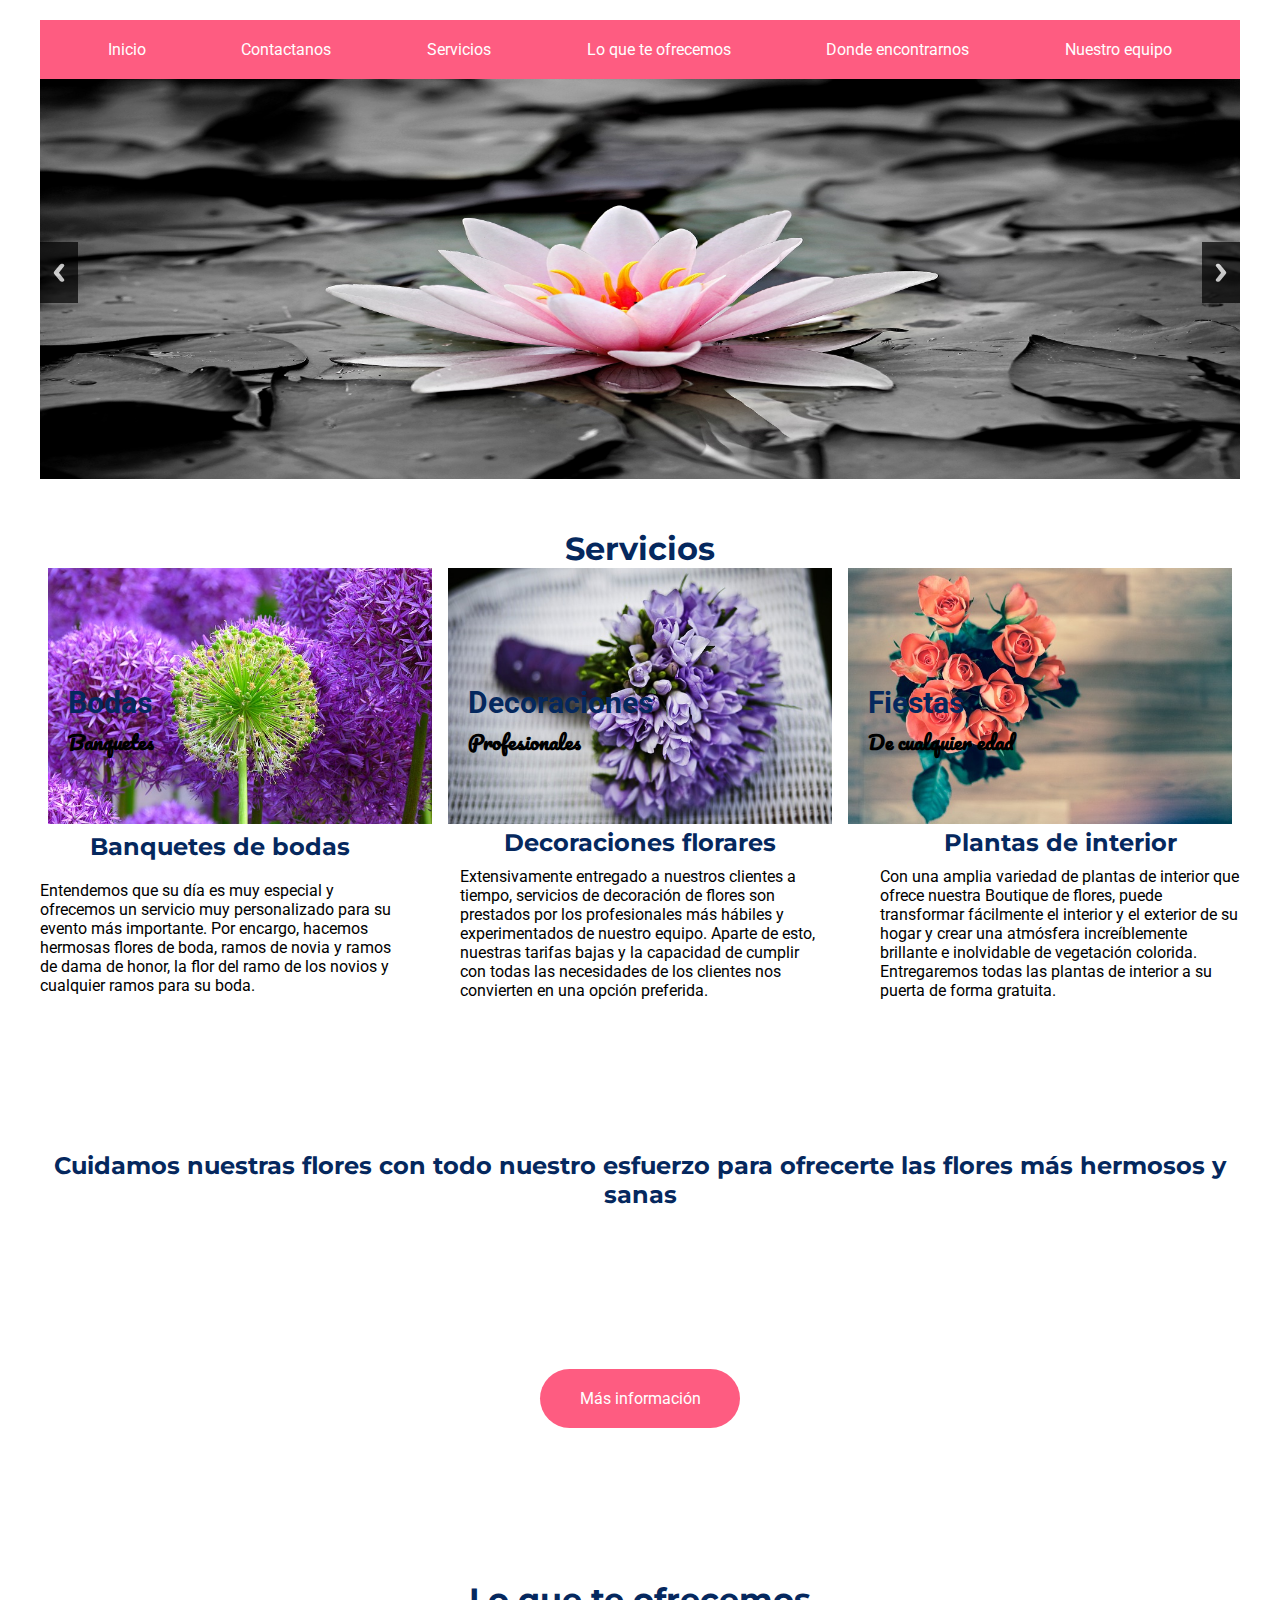
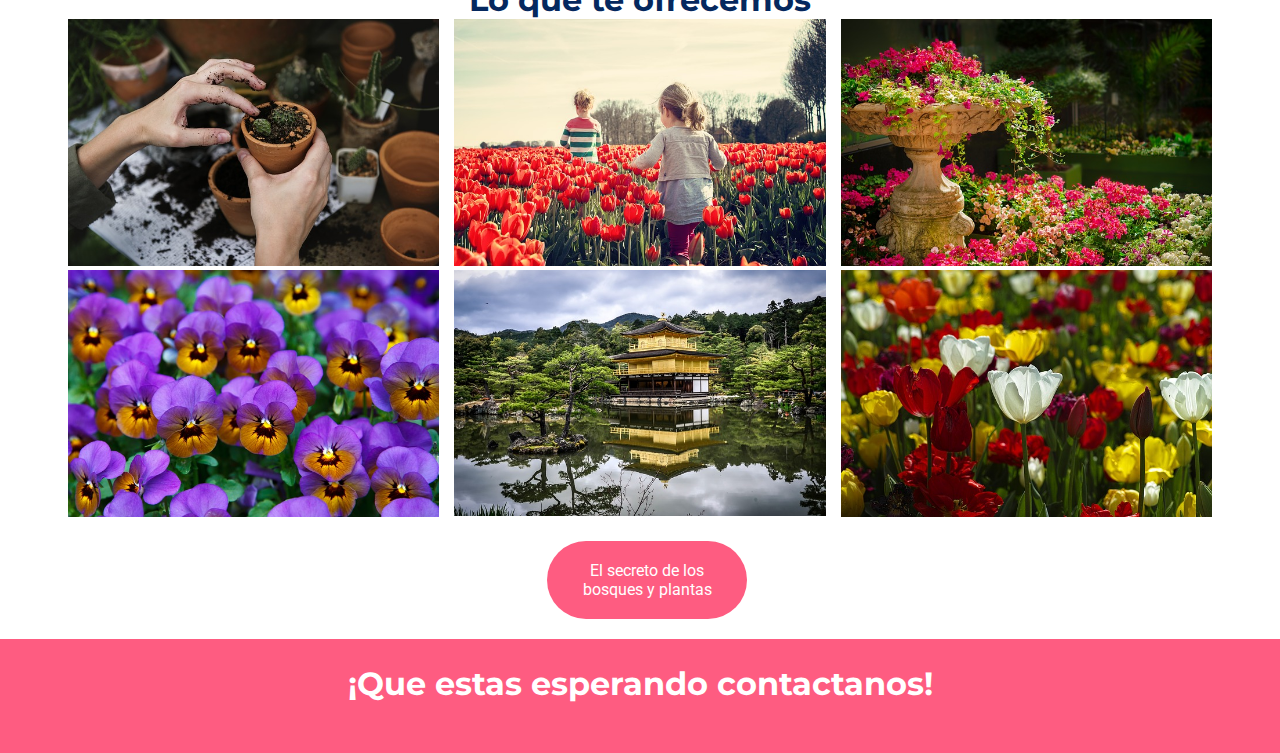
<file: index.html>
<!DOCTYPE html>
<html lang="en">
<head>
    <meta charset="UTF-8">
    <meta name="viewport" content="width=device-width, initial-scale=1.0">
    <meta http-equiv="X-UA-Compatible" content="ie=edge">
    <title>Floreria Pro</title>
    <link rel="stylesheet" href="./css/estilos.css">
    <link rel="stylesheet" href="./css/responsiveslides.css">
  <link rel="stylesheet" href="./css/demo.css">
  <link href="https://fonts.googleapis.com/css?family=Montserrat|Roboto&display=swap" rel="stylesheet"> 
  <link href="https://fonts.googleapis.com/css?family=Pacifico&display=swap" rel="stylesheet">
  <link rel='stylesheet' href='https://use.fontawesome.com/releases/v5.8.1/css/all.css' integrity='sha384-50oBUHEmvpQ+1lW4y57PTFmhCaXp0ML5d60M1M7uH2+nqUivzIebhndOJK28anvf' crossorigin='anonymous'> 
  <script src="http://ajax.googleapis.com/ajax/libs/jquery/3.0.0/jquery.min.js"></script>
  <script src="./js/responsiveslides.min.js"></script>
  <script>
    // You can also use "$(window).load(function() {"
    $(function () {

      // Slideshow 4
      $("#slider4").responsiveSlides({
        auto: false,
        pager: false,
        nav: true,
        speed: 500,
        maxwidth: 1200,
        namespace: "callbacks",
        before: function () {
          $('.events').append("<li>before event fired.</li>");
        },
        after: function () {
          $('.events').append("<li>after event fired.</li>");
        }
      });

    });
  </script>

</head>
<body>


    <nav class="mi-menu" id="menu">
            <a href='#' id='oculto'>
                
                <span class="fa-stack fa-2x">
                        <i class="fa fa-circle fa-stack-2x circulo" ></i>
                        <i class="fas fa-bars fa-stack-1x"></i>
                </span>
            </a>
        <ul>
            <li><a href="index.html" > Inicio </a></li>
            <li><a href="contacto.html">Contactanos</a></li>
            <li><a href="#service" class="btn_ancla">Servicios</a></li>
            <li><a href="#ofert" class="btn_ancla">Lo que te ofrecemos</a></li>
            <li><a href="ubicacion.html">Donde encontrarnos</a></li>
            <li><a href="equipo-per.html">Nuestro equipo</a></li>
        </ul>
    </nav>


    <section class="slide-section">
    <!-- Slideshow 4 -->
        <div class="callbacks_container">
            <ul class="rslides" id="slider4">
            <li>
                <img src="./images/1.jpg" alt="">
                
            </li>
            <li>
                <img src="./images/2.jpg" alt="">
                
            </li>
            <li>
                <img src="./images/3.jpg" alt="">
                
            </li>
            </ul>
        </div>

    </section>

    <section class="ofertas" id="service">
        <h1>Servicios</h1>
        <i class="fab fa-pagelines fa-2x face fa-stack-1x"></i>
        <div>
            <figure>
                <img src="./images/ofertas1.jpg" alt="rosados">

                <h2 class="titulo">Bodas</h2>
                <h2 class="subtitulo">Banquetes</h2>
            </figure>
            <figure>
                <img src="./images/ofertas2.jpg" alt="rosados2">
                <h2 class="titulo">Decoraciones</h2>
                <h2 class="subtitulo">Profesionales</h2>
            </figure>

            <figure>
                    <img src="./images/ofertas3.jpg" alt="rosados3">
                    <h2 class="titulo">Fiestas</h2>
                    <h2 class="subtitulo">De cualquier edad</h2>
            </figure>
        </div>

    </section>

    <section class="texto-fotos">

        <div>
            <h2>Banquetes de bodas</h2>
            <p>Entendemos que su día es muy especial y ofrecemos un servicio muy personalizado para su evento más importante. Por encargo, hacemos hermosas flores de boda, ramos de novia y ramos de dama de honor, la flor del ramo de los novios y cualquier ramos para su boda.</p>
        </div>
        <div>
            <h2>Decoraciones florares</h2>
            <p>Extensivamente entregado a nuestros clientes a tiempo, servicios de decoración de flores son prestados por los profesionales más hábiles y experimentados de nuestro equipo. Aparte de esto, nuestras tarifas bajas y la capacidad de cumplir con todas las necesidades de los clientes nos convierten en una opción preferida.</p>
        </div>
        <div>
            <h2>Plantas de interior</h2>
            <p>
            Con una amplia variedad de plantas de interior que ofrece nuestra Boutique de flores, puede transformar fácilmente el interior y el exterior de su hogar y crear una atmósfera increíblemente brillante e inolvidable de vegetación colorida. Entregaremos todas las plantas de interior a su puerta de forma gratuita.</p>
        </div>
    </section>

    <section id="parallaxs">
        
            <div>
                
                <h2>Cuidamos nuestras flores con todo nuestro esfuerzo para ofrecerte las flores más hermosos y sanas</h2>

                <a href="#" class="boton">Más información</a>
            </div>
    
    </section>


    <section class="job" id="ofert">

        <h1>Lo que te ofrecemos</h1>
        <i class="fas fa-tree fa-2x face"></i>

        <div class="trabajos">

            <figure class="fotos-inicio">
                <img src="./images/prod1.jpg" alt="">
                <figcaption>
                    <h1>Nuestras plantas exoticas</h1>
                    <p>Para el desierto o para tu jardin</p>
                </figcaption>
            </figure>
            <figure class="fotos-inicio">
                <img src="./images/prod2.jpg" alt="">
                <figcaption>
                    <h1>Plantaciones de flores</h1>
                    <p>Un lugar ideal para trabajar</p>
                </figcaption>
            </figure>
            <figure class="fotos-inicio">
                <img src="./images/prod3.jpg" alt="">
                <figcaption>
                    <h1>Jardines</h1>
                    <p>Que jamas podras olvidar</p>
                </figcaption>
            </figure>

            <figure class="fotos-inicio">
                <img src="./images/prod4.jpg" alt="">
                <figcaption>
                    <h1>Flores raras y hermosas</h1>
                    <p>Nosotros tenemos todo para esa persona especial</p>
                </figcaption>
            </figure>

            <figure class="fotos-inicio">
                <img src="./images/prod8.jpg" alt="">
                <figcaption>
                    <h1>Tenemos plantas en todos los lugares</h1>
                    <p>Hasta en los que no te imaginas</p>
                </figcaption>
            </figure>

            <figure class="fotos-inicio">
                <img src="./images/prod7.jpg" alt="">
                <figcaption>
                    <h1>Tulipanes</h1>
                    <p>¿Que color buscas?</p>
                </figcaption>
            </figure>

        </div>

        <a href="#" class="boton" id="Btn">El secreto de los bosques y plantas</a>

    </section>


    <footer>

        <h1>¡Que estas esperando contactanos!</h1>
        <div>        
            <a href="#"><i class="fab fa-facebook-f fa-2x footer face"></i></a>
            <a><i class="fab fa-twitter fa-2x footer face"></i></a>
            <a><i class="fab fa-google fa-2x footer face"></i></a>
        </div>

    </footer>

    

    <script>
    
        $(function(){

            var btn_movil = $('#oculto'), mi_menu = $('nav').find('ul');
            btn_movil.on('click', function(e){
                e.preventDefault();
                mi_menu.toggleClass('open-menu');
            })
        });

        $(document).ready(function(){
            $('.ir-arriba').click(function(){
                $('body, html').animate({
                    scrollTop:'0px'
                }, 1000);
            });
        })

        $(function(){
            $(".btn_ancla").click(function(e){
                e.preventDefault();
                var ancla = $(this).attr("href");
                $('html, body').animate({
                    scrollTop: $(ancla).offset().top
                }, 1000 );

                $('#menu').find('ul').toggleClass('open-menu');
            });
        })


    
    </script>




    <div id="lamascara" class="mascara">
        <div class="contenido">
          <span class="cerrar">&times;</span>
          <h1>El secreto de las plantas</h1>
          <iframe width="650" height="315" src="https://www.youtube.com/embed/Un2yBgIAxYs" frameborder="0" allow="accelerometer; autoplay; encrypted-media; gyroscope; picture-in-picture" allowfullscreen></iframe>
          
        </div>
    </div>

    

    <script>

        // FUNCION PARA VENTANA MODAL
        
        var mascara = document.getElementById('lamascara');
        var btn = document.getElementById("Btn");
        var cerrar = document.getElementsByClassName("cerrar")[0];
         
        btn.onclick = function() {
            mascara.style.display = "block";
        }
        cerrar.onclick = function() {
            mascara.style.display = "none";
        }
        window.onclick = function(event) {
            if (event.target == mascara) {
                mascara.style.display = "none";
            }
        }
    </script>

<i class="ir-arriba fas fa-arrow-circle-up fa-3x"></i>

</body>
</html>
</file>
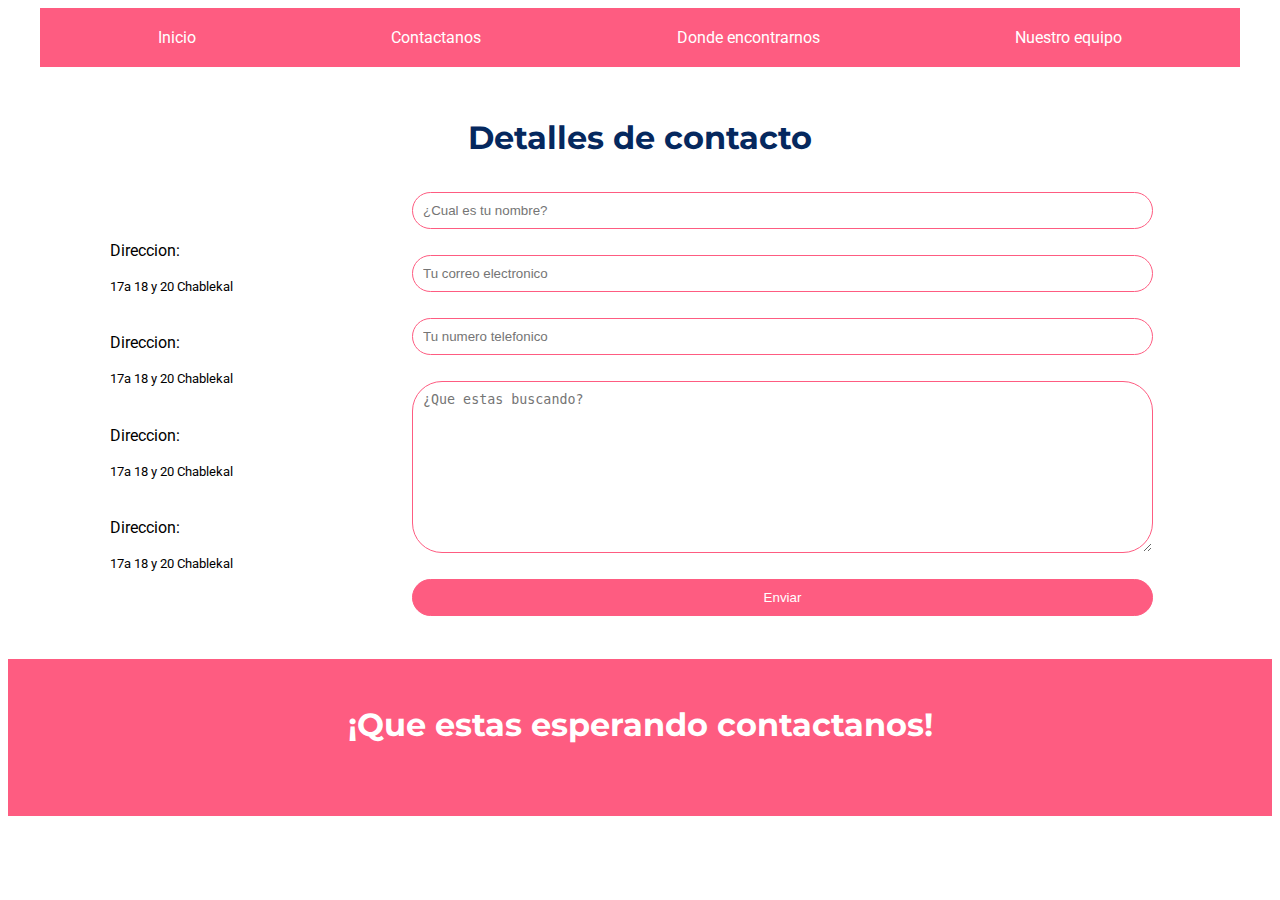
<file: contacto.html>
<!DOCTYPE html>
<html lang="en">
<head>
    <meta charset="UTF-8">
    <meta name="viewport" content="width=device-width, initial-scale=1.0">
    <meta http-equiv="X-UA-Compatible" content="ie=edge">
    <title>Floreria Pro</title>
    <link rel='stylesheet' href='https://use.fontawesome.com/releases/v5.8.1/css/all.css' integrity='sha384-50oBUHEmvpQ+1lW4y57PTFmhCaXp0ML5d60M1M7uH2+nqUivzIebhndOJK28anvf' crossorigin='anonymous'>
    <link rel="stylesheet" href="css/estilos.css">
    <link href="https://fonts.googleapis.com/css?family=Montserrat|Roboto&display=swap" rel="stylesheet"> 
  <link href="https://fonts.googleapis.com/css?family=Pacifico&display=swap" rel="stylesheet">
  <script src="http://ajax.googleapis.com/ajax/libs/jquery/3.0.0/jquery.min.js"></script>
</head>
<body>
    
        <nav class="mi-menu" id="menu">
                <a href='#' id='oculto'>
                    
                    <span class="fa-stack fa-2x">
                            <i class="fa fa-circle fa-stack-2x circulo" ></i>
                            <i class="fas fa-bars fa-stack-1x"></i>
                    </span>
                </a>
            <ul>
                <li><a href="index.html" > Inicio </a></li>
                <li><a href="contacto.html">Contactanos</a></li>
                <li><a href="ubicacion.html">Donde encontrarnos</a></li>
                <li><a href="equipo-per.html">Nuestro equipo</a></li>
            </ul>
        </nav>

    <section class="contacto">
            <h1>Detalles de contacto</h1>
    <div>
        

        <div class="contenedor-de-papa">
            <div class="contenedor">
                
                <span class="fa-stack fa-2x">
                        <i class="fa fa-circle fa-stack-2x circulo" ></i>
                        <i class="fas fa-map-marker-alt  face fa-stack-1x form"></i>
                </span>

                
                <div>
                    <p>Direccion:</p>
                    <small>17a 18 y 20 Chablekal</small>
                </div>

                
            </div>
            <div class="contenedor">
                
                    <span class="fa-stack fa-2x">
                            <i class="fa fa-circle fa-stack-2x circulo" ></i>
                            <i class="fas fa-phone  face fa-stack-1x form"></i>

                            
                    </span>
    
                    
                    <div>
                        <p>Direccion:</p>
                        <small>17a 18 y 20 Chablekal</small>
                    </div>
    
                    
            </div>
            <div class="contenedor">
                
                    <span class="fa-stack fa-2x">
                            <i class="fa fa-circle fa-stack-2x circulo" ></i>
                            <i class="far fa-envelope  face fa-stack-1x form"></i>
                    </span>
    
                    
                    <div>
                        <p>Direccion:</p>
                        <small>17a 18 y 20 Chablekal</small>
                    </div>
    
                    
            </div>
            <div class="contenedor">
                
                    <span class="fa-stack fa-2x">
                            <i class="fa fa-circle fa-stack-2x circulo" ></i>
                            <i class="far fa-clock  face fa-stack-1x form"></i>
                    </span>
    
                    
                    <div>
                        <p>Direccion:</p>
                        <small>17a 18 y 20 Chablekal</small>
                    </div>
    
                    
            </div>
         </div>

         <form action="correo.php" method="POST">


            <input type="text" placeholder="¿Cual es tu nombre?" name="nombre" required>

            <input type="email" placeholder="Tu correo electronico" name="correo" required>

            <input type="tel" placeholder="Tu numero telefonico" name="telefono" required>

            <textarea name="area" id="" cols="30" rows="10" placeholder="¿Que estas buscando?" required></textarea>

            <input type="submit" value="Enviar" class="envio">
         </form>
    </div>
    
    </section>

    <footer>

            <h1>¡Que estas esperando contactanos!</h1>
            <div>        
                <a href="#"><i class="fab fa-facebook-f fa-2x footer face"></i></a>
                <a><i class="fab fa-twitter fa-2x footer face"></i></a>
                <a><i class="fab fa-google fa-2x footer face"></i></a>
            </div>
    
    </footer>
    <i class="ir-arriba fas fa-arrow-circle-up fa-3x"></i>

    <script>
    
            $(function(){
    
                var btn_movil = $('#oculto'), mi_menu = $('nav').find('ul');
                btn_movil.on('click', function(e){
                    e.preventDefault();
                    mi_menu.toggleClass('open-menu');
                })
            });
    
            $(document).ready(function(){
                $('.ir-arriba').click(function(){
                    $('body, html').animate({
                        scrollTop:'0px'
                    }, 1000);
                });
            })
    
            $(function(){
                $(".btn_ancla").click(function(e){
                    e.preventDefault();
                    var ancla = $(this).attr("href");
                    $('html, body').animate({
                        scrollTop: $(ancla).offset().top
                    }, 1000 );
    
                    $('#menu').find('ul').toggleClass('open-menu');
                });
            })
    
    
        
        </script>

    
</body>
</html>
</file>
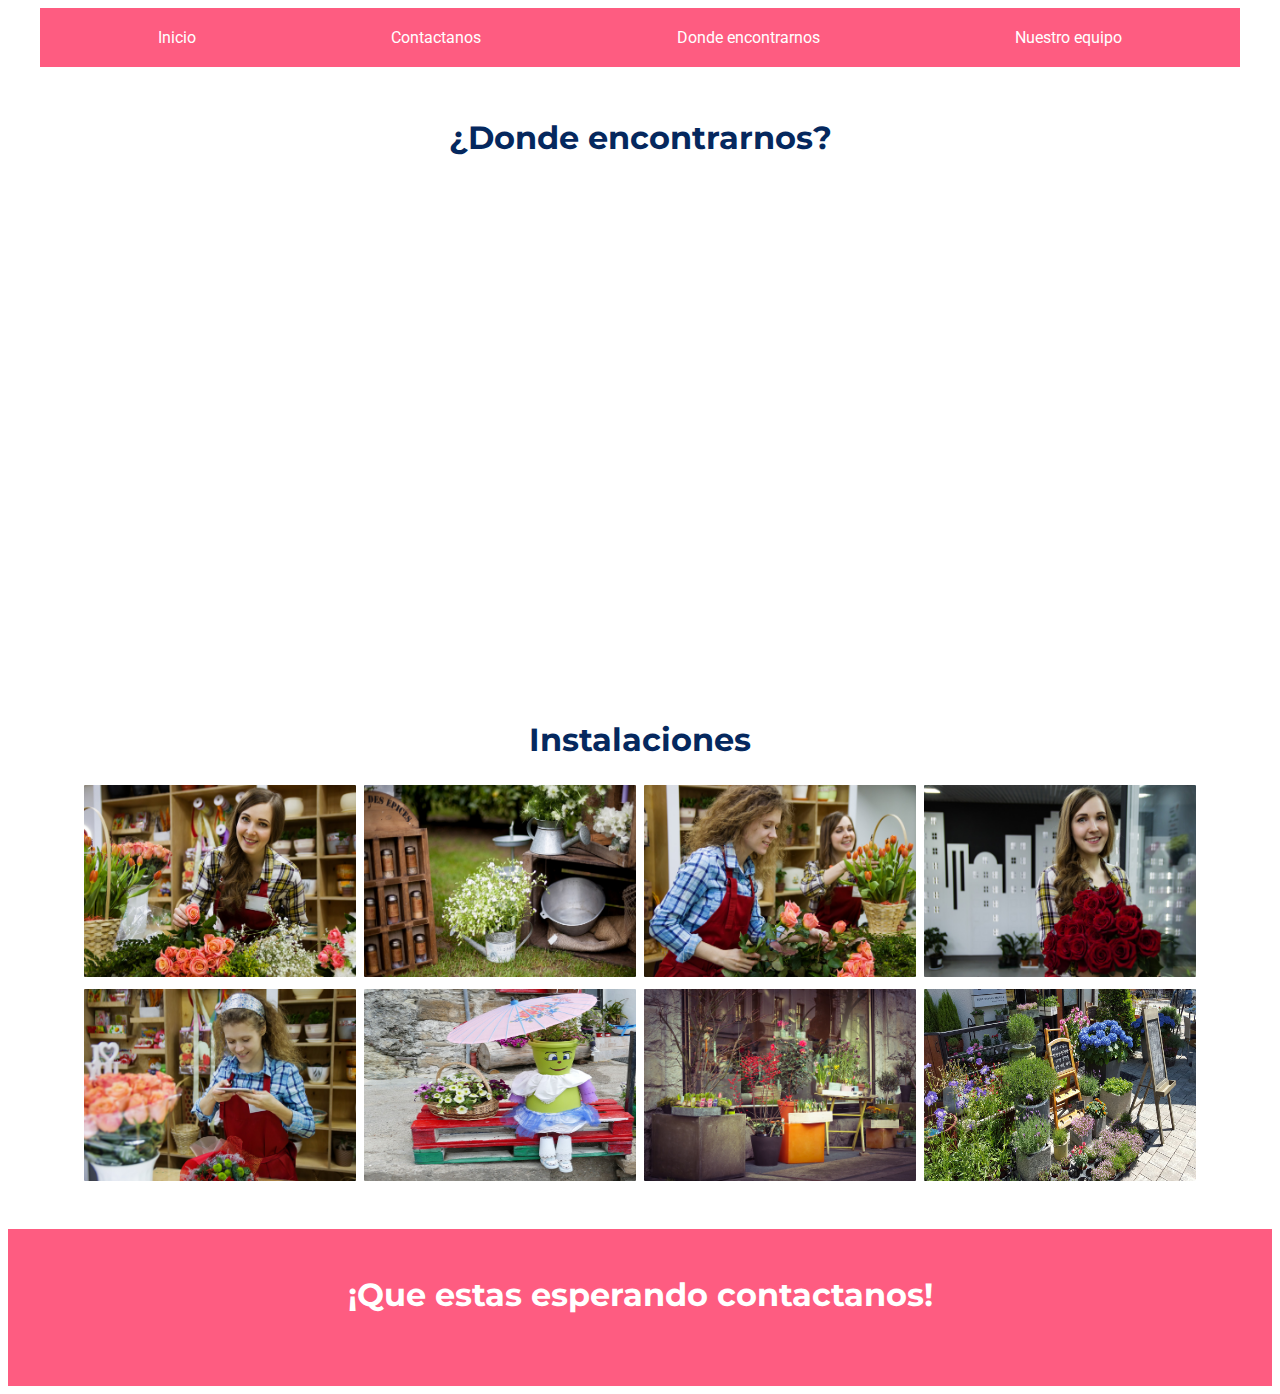
<file: ubicacion.html>
<!DOCTYPE html>
<html lang="en">
<head>
    <meta charset="UTF-8">
    <meta name="viewport" content="width=device-width, initial-scale=1.0">
    <meta http-equiv="X-UA-Compatible" content="ie=edge">
    <link rel="stylesheet" href="css/estilos.css">
    <link href="https://fonts.googleapis.com/css?family=Montserrat|Roboto&display=swap" rel="stylesheet"> 
    <link rel='stylesheet' href='https://use.fontawesome.com/releases/v5.8.1/css/all.css' integrity='sha384-50oBUHEmvpQ+1lW4y57PTFmhCaXp0ML5d60M1M7uH2+nqUivzIebhndOJK28anvf' crossorigin='anonymous'>
    <link type="text/css" rel="stylesheet" href="./css/lightbox.css">
    <script src="http://ajax.googleapis.com/ajax/libs/jquery/3.0.0/jquery.min.js"></script>
    <title>Floreria Pro</title>
</head>
<body>
    

        <nav class="mi-menu" id="menu">
                <a href='#' id='oculto'>
                    
                    <span class="fa-stack fa-2x">
                            <i class="fa fa-circle fa-stack-2x circulo" ></i>
                            <i class="fas fa-bars fa-stack-1x"></i>
                    </span>
                </a>
            <ul>
                <li><a href="index.html" > Inicio </a></li>
                <li><a href="contacto.html">Contactanos</a></li>
                <li><a href="ubicacion.html">Donde encontrarnos</a></li>
                <li><a href="equipo-per.html">Nuestro equipo</a></li>
            </ul>
        </nav>
    <section class="ubicacion">

            
        <h1>¿Donde encontrarnos?</h1>
        <iframe src="https://www.google.com/maps/embed?pb=!1m18!1m12!1m3!1d14889.75191812925!2d-89.58366182785785!3d21.095097925397653!2m3!1f0!2f0!3f0!3m2!1i1024!2i768!4f13.1!3m3!1m2!1s0x8f55d877a80f166b%3A0xe036be1d110e9a51!2sChablekal%2C+Yuc.!5e0!3m2!1ses-419!2smx!4v1559182034893!5m2!1ses-419!2smx" width="1200" height="450" frameborder="0" style="border:0" allowfullscreen></iframe>
    </section>



    <section class="instalaciones">
        <h1>Instalaciones</h1>

            <div>
                <a href="./img/1.jpg" data-lightbox="roadtrip" data-title="Mis instalaciones"><img src="./img/1.jpg" class="imgsize" ></a>
                <a href="./img/2.jpg" data-lightbox="roadtrip" data-title="Mis instalaciones"><img src="./img/2.jpg" class="imgsize" ></a>
                <a href="./img/3.jpg" data-lightbox="roadtrip" data-title="Mis instalaciones"><img src="./img/3.jpg" class="imgsize" ></a>
                <a href="./img/4.jpg" data-lightbox="roadtrip" data-title="Mis instalaciones"><img src="./img/4.jpg" class="imgsize" ></a>
                <a href="./img/5.jpg" data-lightbox="roadtrip" data-title="Mis instalaciones"><img src="./img/5.jpg" class="imgsize" ></a>
                <a href="./img/6.jpg" data-lightbox="roadtrip" data-title="Mis instalaciones"><img src="./img/6.jpg" class="imgsize" ></a>
                <a href="./img/7.jpg" data-lightbox="roadtrip" data-title="Mis instalaciones"><img src="./img/7.jpg" class="imgsize" ></a>
                <a href="./img/8.jpg" data-lightbox="roadtrip" data-title="Mis instalaciones"><img src="./img/8.jpg" class="imgsize" ></a>
                
            </div>
                
        </section>
    
    
        
    


    <footer>

            <h1>¡Que estas esperando contactanos!</h1>
            <div>        
                <a href="#"><i class="fab fa-facebook-f fa-2x footer face"></i></a>
                <a><i class="fab fa-twitter fa-2x footer face"></i></a>
                <a><i class="fab fa-google fa-2x footer face"></i></a>
            </div>
    
    </footer>
    <i class="ir-arriba fas fa-arrow-circle-up fa-3x"></i>

    <script>
    
            $(function(){
    
                var btn_movil = $('#oculto'), mi_menu = $('nav').find('ul');
                btn_movil.on('click', function(e){
                    e.preventDefault();
                    mi_menu.toggleClass('open-menu');
                })
            });
    
            $(document).ready(function(){
                $('.ir-arriba').click(function(){
                    $('body, html').animate({
                        scrollTop:'0px'
                    }, 1000);
                });
            })
    
            $(function(){
                $(".btn_ancla").click(function(e){
                    e.preventDefault();
                    var ancla = $(this).attr("href");
                    $('html, body').animate({
                        scrollTop: $(ancla).offset().top
                    }, 1000 );
    
                    $('#menu').find('ul').toggleClass('open-menu');
                });
            })
    
    
        
        </script>

    <script src="http://ajax.googleapis.com/ajax/libs/jquery/1.8.3/jquery.min.js"></script>
        <script src="./js/lightbox.js"></script> 
        <script>
                lightbox.option({
                  'albumLabel':"Imagen %1 de %2",
                })
    </script>
</body>
</html>
</file>
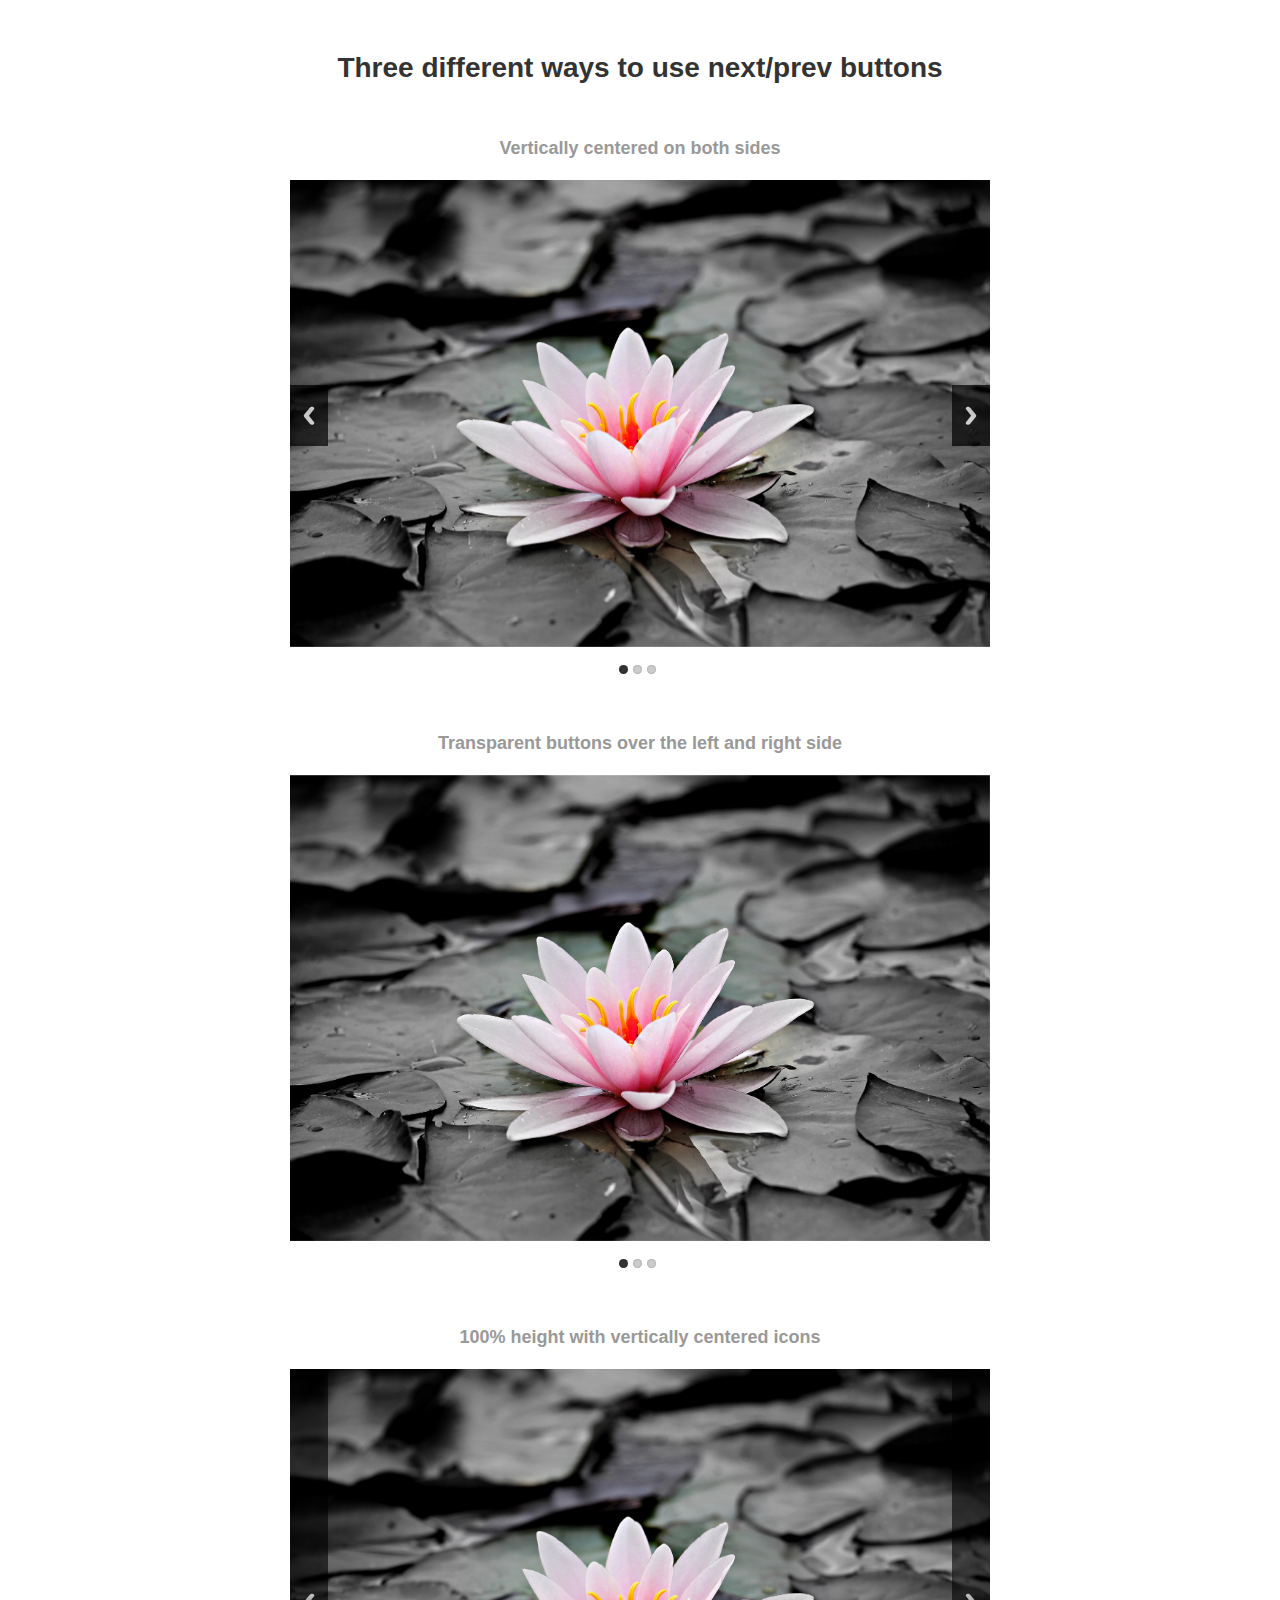
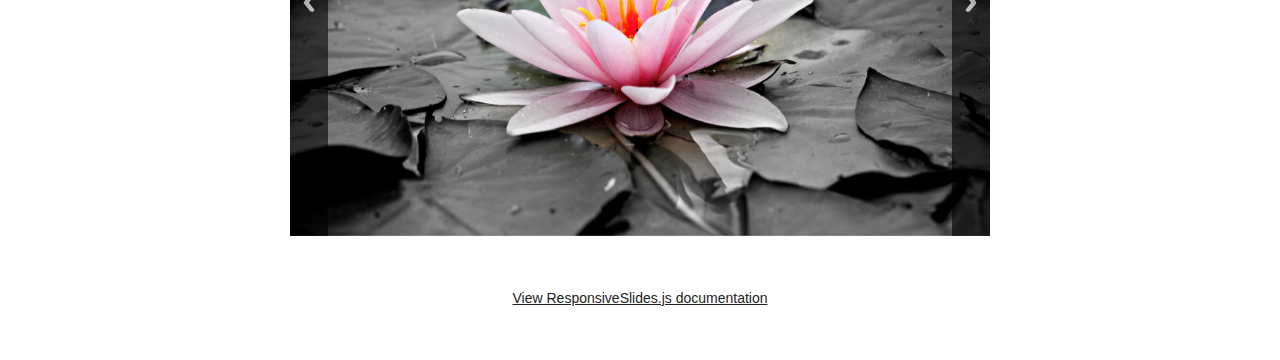
<file: themes/themes.html>
<!DOCTYPE html>
<html lang="en">
<head>
  <meta charset="utf-8">
  <title>ResponsiveSlides.js &middot; Alternative themes</title>
  <meta name="viewport" content="width=device-width,initial-scale=1">
  <link rel="stylesheet" href="../css/responsiveslides.css">
  <link rel="stylesheet" href="themes.css">
  <script src="http://ajax.googleapis.com/ajax/libs/jquery/1.8.3/jquery.min.js"></script>
  <script src="../js/responsiveslides.min.js"></script>
  <script>
    // You can also use "$(window).load(function() {"
    $(function () {

      // Slideshow 1
      $("#slider1").responsiveSlides({
        auto: false,
        pager: true,
        nav: true,
        speed: 500,
        maxwidth: 800,
        namespace: "centered-btns"
      });

      // Slideshow 2
      $("#slider2").responsiveSlides({
        auto: false,
        pager: true,
        nav: true,
        speed: 500,
        maxwidth: 800,
        namespace: "transparent-btns"
      });

      // Slideshow 3
      $("#slider3").responsiveSlides({
        auto: false,
        pager: false,
        nav: true,
        speed: 500,
        maxwidth: 800,
        namespace: "large-btns"
      });

    });
  </script>
</head>
<body>
  <div id="wrapper">
    <h1>Three different ways to use next/prev buttons</h1>



    <h3>Vertically centered on both sides</h3>
    <!-- Slideshow 1 -->
    <div class="rslides_container">
      <ul class="rslides" id="slider1">
        <li><img src="../images/1.jpg" alt=""></li>
        <li><img src="../images/2.jpg" alt=""></li>
        <li><img src="../images/3.jpg" alt=""></li>
      </ul>
    </div>



    <h3>Transparent buttons over the left and right side</h3>
    <!-- Slideshow 2 -->
    <div class="rslides_container">
      <ul class="rslides" id="slider2">
        <li><img src="../images/1.jpg" alt=""></li>
        <li><img src="../images/2.jpg" alt=""></li>
        <li><img src="../images/3.jpg" alt=""></li>
      </ul>
    </div>



    <h3>100% height with vertically centered icons</h3>
    <!-- Slideshow 3 -->
    <div class="rslides_container">
      <ul class="rslides" id="slider3">
        <li><img src="../images/1.jpg" alt=""></li>
        <li><img src="../images/2.jpg" alt=""></li>
        <li><img src="../images/3.jpg" alt=""></li>
      </ul>
    </div>



    <a href="http://responsiveslides.com/">View ResponsiveSlides.js documentation</a>
  </div>
</body>
</html>
</file>
<file: css/estilos.css>
*, *::before, *::after{
    box-sizing: border-box;
}

body{
    

    padding: 0px;

    font-family: 'Roboto', sans-serif;

    



}
h1,h2,h3{
    font-family: 'Montserrat', sans-serif;
    color:#05285e;
    text-align: center;
    
}



nav.mi-menu{
   max-width: 1200px; 
   margin: auto;
}

ul{
    margin: 0;
    padding: 20px;
    list-style: none;
    display: flex;
    flex-direction: row;
    flex-wrap: nowrap;
    justify-content: space-around;
    background-color: #fe5c81;
    color: white;
    
}

nav.mi-menu a{
    padding: 8px;
    transition: 1s;
    color:white;
    
}
a{
    text-decoration: none;
}

nav.mi-menu a:hover{
   
    background: white;
    color: #05285e;;
    border: 2px solid #05285e;
}

a#oculto{

    border: none;
}




section.slide-section{
    max-width: 1200px;
    margin: auto;
}

section.ofertas{
    max-width: 1200px;
    margin:auto;
    margin-top: 20px;
}

section.ofertas img{
    width: 100%;
    transition: 1s;
}

section.ofertas figure{
    width: 32%;
    position: relative;
    overflow: hidden;
    
}

section.ofertas img:hover{

    transform: scale(1.5);
}
section.ofertas div{
    display: flex;
    flex-direction: row;
    flex-wrap: nowrap;
    justify-content: space-around;
}
section.ofertas h2{
    font-size: 16px;
    font-family: 'Pacifico', cursive;
    color: #58a9dd;
    
    
}

section.ofertas h2.titulo{
    font-size: 30px;
    position: absolute;
    left: 20px;
    top: 45%;
    color: #05285e;
    font-family: 'Roboto', sans-serif;

    
}
section.ofertas h2.subtitulo{
    font-size: 20px;
    position: absolute;
    left: 20px;
    top: 60%;
    color: black;
    
}

section.texto-fotos{
    max-width: 1200px;
    margin: auto;
    display: flex;
    flex-direction: row;
    justify-content: space-between;
}
section.texto-fotos > *{
    width: 30%;
}

section.texto-fotos div{

    display: flex;
    flex-direction: column;
    flex-wrap: nowrap;
    justify-content: space-around;
}
h2{
    margin-bottom: 10px;
}
i{
    color:green;
    position: relative;
    left: 48%;
    margin-bottom: 10px;
    
}

#parallaxs{
    height: 540px;
    display: flex;
    justify-content: center;
    align-items: center;
    background-image: url("../images/parallax1.jpg");
    
    /*
    background-position: 0px 0px;
    El eje x es el primer valor, el segundo es el eje y
    */
    background-attachment: fixed;
    
}

#parallaxs div{

  
    margin: auto;
    padding: 15px;
    display: flex;
    flex-direction: column;
    justify-content: center;
    align-content: center;
    align-items: center;
    
}

a.boton{
    display: inline-block;
    text-align: center;
    background: #fe5c81;
    width: 200px;
    border-radius: 65px;
    color:white;
    padding: 20px 30px; 
    margin-top: 150px;
    transition: .4s;
    
}

a.boton:hover{

    background: white;
    color: #05285e;
    border: 2px solid #05285e;
}

section.job{
    padding: 20px;
    max-width: 1200px;
    margin: auto;
}

section.job img{
    width: 100%;
    transition: 1s;
}

section.job figure{
    width: 32%;
    position: relative;
    overflow: hidden;   
}

section.job div.trabajos{
    display: flex;
    flex-direction: row;
    flex-wrap: wrap;
    justify-content: space-around;
}

/*Efectos de texto sobre fotos*/
.fotos-inicio{
    position: relative;
    overflow: hidden;
}
figcaption{
    width: 100%;
    height: 100%;
    opacity: 0;
    background-color: rgba(255, 255, 255,.7);
    color: black;
    display: flex;
    flex-direction: column;
    justify-content: center;
    align-items: center;
    position: absolute;
    top:100%;
    left: 0;
    font-size: 20px;
    font-family: helvetica;
    transition:  all 1s;
}
.fotos-inicio:hover figcaption{
    opacity: 1;
    top:0;
}

figcaption h1{
    color: #fe5c81;
}

figcaption p{
    text-align: center;
}

section.job a{
    margin-left: 42%;
    margin-top: 20px;
}

/*MODAL-----*/

.mascara {
    display: none; 
    position: fixed; 
    z-index: 1; 
    padding-top: 100px; 
    left: 0;
    top: 0;
    width: 100%; 
    height: 100%; 
    overflow: auto; 
    background-color: rgb(0,0,0); 
    background-color: rgba(0,0,0,0.8); 
  }

  .contenido {
    background-color: #fefefe;
    margin: auto;
    padding: 10px;
    border: 1px solid #888;
    width: 50%;
  }

  .cerrar {
    color: #aaaaaa;
    float: right;
    font-size: 28px;
    font-weight: bold;
  }

  .cerrar:hover,
.cerrar:focus {
  color: #000;
  text-decoration: none;
  cursor: pointer;
}
#lamascara{
    z-index: 10;
}


/*Fin modal*/


footer{
    background-color:#fe5c81;
    padding: 25px;
    padding-bottom:0px; 
    
}
footer h1{
    color:white;
}

footer div{
    padding: 25px 5px;
    display: flex;
    flex-direction: row;
    flex-wrap: nowrap;
    justify-content: space-around;
}
i.footer{
    color: wheat;
}

.face{
    color: gray;
    transform: rotate(0);
    transition: all 1s;
}
.face:hover{
    color: #ff0080;
    transform: rotateY(360deg);
}

i.circulo{
    color: #fe5c81;    
}

i.form{
    color: white;
}

section.contacto{
    max-width: 1200px;
    margin: auto;
    padding: 30px;
}

section.contacto p{
    margin-top:5px; 
}

section.contacto div.contenedor{

    display: flex;
    flex-direction: row;
    flex-wrap: nowrap;
    
}

div.contenedor-de-papa{
    padding: 40px;
    display: flex;
    flex-direction: column;
    justify-content: space-around;
    height: 450px;
    width: 30%;
}

section.contacto > div{
    
    display: flex;
    flex-direction: row;
}

form{
    display: flex;
    flex-direction: column;
    width: 450px;
    justify-content: space-around;
    width: 65%;
}

input{

    padding: 10px;
    border-radius: 65px;
    border: 1px solid #fe5c81;
}
textarea{
    padding: 10px;
    border-radius: 30px;
    border: 1px solid #fe5c81; 
}

input.envio{
    background: #fe5c81;
    color: white;
    transition: 1s;
    border: 1px solid #fe5c81; 
}

input.envio:hover{

    background: white;
    color: #05285e;
    border: 1px solid #05285e;
}

section.ubicacion{

    max-width: 1200px;
    margin: auto;
    display: flex;
    flex-direction: column;
    justify-content: center;
    align-content: center;
    align-items: center;
    padding: 30px;
}

/*galeria estilos*/



    
    .imgsize{
        width: 100%;
        height: 200px;
    }

    section.instalaciones a{
        width: 25%;
        
    }
    
    
    
    a img{
        border: 4px white solid;
    }
    
    a img:hover{
        border: 4px #fe5c81 solid;
    }
    
    a img{
        border-radius: 5px;
    }

section.instalaciones{
    max-width: 1200px;
    margin: auto;
    padding: 40px;
}

section.instalaciones div{

    display: flex;
    flex-direction: row;
    flex-wrap: wrap;
}

#oculto{
    display: none;
}

.open-menu{

    left: 0;
    
}

.ir-arriba {

    display: block;
    position: fixed;
    /*cursor: pointer nos permite convertir un objeto html en un objeto clickeable*/
    cursor: pointer;
    bottom: 0px;
    left:1280px;
    z-index: 10;
    color: #05285e;
}

.ir-arriba:hover{
    color: #800000;
}





/*galeria estilos*/


@media screen and (max-width:414px){

    body{
        max-width: 414px;
    }

    ul{
        padding: 10px;
        width: 100%;
        background-color: #fe5c81;
        flex-direction: column;
        align-items: center;
        justify-content: space-around;
        text-align: center;
        position: absolute;
        left: -105%;
        top: 120px;
        height: 260px;
        transition: .5s;
        z-index: 30;
        
    }

    
    nav{
        padding: 10px;
    }

    #oculto{
        display: flex;
        color:white;
        justify-content: center;
        align-items: center;
        text-decoration: none;
        display: inline-block;
        

    }
    i.fa-bars{
        color: white;
    }

    .ir-arriba {

        display: block;
        position: fixed;
        /*cursor: pointer nos permite convertir un objeto html en un objeto clickeable*/
        cursor: pointer;
        bottom: 0px;
        left:360px;
        z-index: 50;
        color: #05285e;
    }

    section.ofertas{

        width: 100%;
        

    }
    section.ofertas div{

        width: 100%;
        flex-direction: column;
        padding: 40px;

    }
    section.ofertas figure{
        width: 100%;
        
        
    }
    section.texto-fotos{
        display: none;
    }

    section.job{
        width: 100%;
    }

    section.job div.trabajos{
        flex-direction: column;
    }
    section.job figure{
        width: 100%; 
    }
    .fotos-inicio figcaption{
        opacity: 1;
        top:0;
    }

    .contenido {
        
        width: 100%;
      }
    
      section.job a{
        margin-left: 24%;
        margin-top: 20px;
    }

    section.instalaciones{

        width: 100%;
    }
    section.instalaciones a{
        width: 100%;
        
    }
    
    iframe{
        width: 414px;
    }
    div.contenedor-de-papa{
        padding: 40px;
        display: flex;
        flex-direction: column;
        justify-content: space-around;
        height: 450px;
        width: 100%;
    }
    
    section.contacto > div{
        
        display: flex;
        flex-direction: column;
    }
    form{
        
        height: 400px;
        width: 100%;
    }


    
}
</file>
<file: css/responsiveslides.css>
/*! http://responsiveslides.com v1.55 by @viljamis */

.rslides {
  position: relative;
  list-style: none;
  overflow: hidden;
  width: 100%;
  padding: 0;
  margin: 0;
  }

.rslides li {
  -webkit-backface-visibility: hidden;
  position: absolute;
  display: none;
  width: 100%;
  left: 0;
  top: 0;
  }

.rslides li:first-child {
  position: relative;
  display: block;
  float: left;
  }

.rslides img {
  display: block;
  height: auto;
  float: left;
  width: 100%;
  border: 0;
  }
</file>
<file: css/demo.css>
* {
  margin: 0;
  padding: 0;
}


body {
  
  
  margin: 20px auto 0;


  
  }




#wrapper {
  padding: 20px;
  }

p,pre {
  text-align: left;
  max-width: 540px;
  margin: 0 auto 20px;
  }

.rslides {
  margin: 0 auto 40px;
  }

#slider2,
#slider3 {
  box-shadow: none;
  -moz-box-shadow: none;
  -webkit-box-shadow: none;
  margin: 0 auto;
  }

.rslides_tabs {
  list-style: none;
  padding: 0;
  background: rgba(0,0,0,.25);
  box-shadow: 0 0 1px rgba(255,255,255,.3), inset 0 0 5px rgba(0,0,0,1.0);
  -moz-box-shadow: 0 0 1px rgba(255,255,255,.3), inset 0 0 5px rgba(0,0,0,1.0);
  -webkit-box-shadow: 0 0 1px rgba(255,255,255,.3), inset 0 0 5px rgba(0,0,0,1.0);
  font-size: 18px;
  list-style: none;
  margin: 0 auto 50px;
  max-width: 540px;
  padding: 10px 0;
  text-align: center;
  width: 100%;
  }

.rslides_tabs li {
  display: inline;
  float: none;
  margin-right: 1px;
  }

.rslides_tabs a {
  width: auto;
  line-height: 20px;
  padding: 9px 20px;
  height: auto;
  background: transparent;
  display: inline;
  }

.rslides_tabs li:first-child {
  margin-left: 0;
  }

.rslides_tabs .rslides_here a {
  background: rgba(255,255,255,.1);
  color: #fff;
  font-weight: bold;
  }

a {
  color: #fff;
  text-decoration: none;
  }

#download {
  background: #333;
  background: rgba(255,255,255,.1);
  border: 1px solid rgba(255,255,255,.1);
  border-radius: 5px;
  -moz-border-radius: 5px;
  -webkit-border-radius: 5px;
  display: block;
  font-size: 20px;
  font-weight: bold;
  margin: 60px auto;
  max-width: 500px;
  padding: 20px;
  }

#download:hover {
  background: rgba(255,255,255,.15);
  }

.footer {
  font-size: 11px;
  }

/* Callback example */

h3 {
  font: 20px/30px "Helvetica Neue", Helvetica, Arial, sans-serif;
  text-align: center;
  color: white;
  }

.events {
  list-style: none;
  }

.callbacks_container {
  margin-bottom: 50px;
  position: relative;
  float: left;
  width: 100%;
  }

.callbacks {
  position: relative;
  list-style: none;
  overflow: hidden;
  width: 100%;
  padding: 0;
  margin: 0;
  }

.callbacks li {
  position: absolute;
  width: 100%;
  left: 0;
  top: 0;
  }

.callbacks img {
  display: block;
  position: relative;
  z-index: 1;
  height: 400px;
  width: 1200px;
  border: 0;
  }

.callbacks .caption {
  display: block;
  position: absolute;
  z-index: 2;
  font-size: 20px;
  text-shadow: none;
  color: #fff;
  background: #000;
  background: rgba(0,0,0, .8);
  left: 0;
  right: 0;
  bottom: 0;
  padding: 10px 20px;
  margin: 0;
  max-width: none;
  }

.callbacks_nav {
  position: absolute;
  -webkit-tap-highlight-color: rgba(0,0,0,0);
  top: 52%;
  left: 0;
  opacity: 0.7;
  z-index: 3;
  text-indent: -9999px;
  overflow: hidden;
  text-decoration: none;
  height: 61px;
  width: 38px;
  background: transparent url("../themes/themes.gif") no-repeat left top;
  margin-top: -45px;
  }

.callbacks_nav:active {
  opacity: 1.0;
  }

.callbacks_nav.next {
  left: auto;
  background-position: right top;
  right: 0;
  }

#slider3-pager a {
  display: inline-block;
}

#slider3-pager img {
  float: left;
}

#slider3-pager .rslides_here a {
  background: transparent;
  box-shadow: 0 0 0 2px #666;
}

#slider3-pager a {
  padding: 0;
}

@media screen and (max-width: 600px) {
  h1 {
    font: 24px/50px "Helvetica Neue", Helvetica, Arial, sans-serif;
    }
  .callbacks_nav {
    top: 47%;
    }
  }
</file>
<file: themes/themes.css>
* {
  margin: 0;
  padding: 0;
  }

html {
  background: #fff;
  }

body {
  color: #333;
  font: 14px/24px sans-serif;
  margin: 0 auto;
  max-width: 700px;
  _width: 700px;
  padding: 0 30px;
  text-align: center;
  -webkit-font-smoothing: antialiased;
  }

#wrapper {
  float: left;
  width: 100%;
  margin-bottom: 50px;
  }

h1 {
  font: 600 28px/36px sans-serif;
  margin: 50px 0;
  }

h3 {
  font: 600 18px/24px sans-serif;
  color: #999;
  margin: 0 0 20px;
  }

a {
  color: #222;
  }

.rslides {
  margin: 0 auto;
  }

.rslides_container {
  margin-bottom: 50px;
  position: relative;
  float: left;
  width: 100%;
  }

.centered-btns_nav {
  z-index: 3;
  position: absolute;
  -webkit-tap-highlight-color: rgba(0,0,0,0);
  top: 50%;
  left: 0;
  opacity: 0.7;
  text-indent: -9999px;
  overflow: hidden;
  text-decoration: none;
  height: 61px;
  width: 38px;
  background: transparent url("themes.gif") no-repeat left top;
  margin-top: -45px;
  }

.centered-btns_nav:active {
  opacity: 1.0;
  }

.centered-btns_nav.next {
  left: auto;
  background-position: right top;
  right: 0;
  }

.transparent-btns_nav {
  z-index: 3;
  position: absolute;
  -webkit-tap-highlight-color: rgba(0,0,0,0);
  top: 0;
  left: 0;
  display: block;
  background: #fff; /* Fix for IE6-9 */
  opacity: 0;
  filter: alpha(opacity=1);
  width: 48%;
  text-indent: -9999px;
  overflow: hidden;
  height: 91%;
  }

.transparent-btns_nav.next {
  left: auto;
  right: 0;
  }

.large-btns_nav {
  z-index: 3;
  position: absolute;
  -webkit-tap-highlight-color: rgba(0,0,0,0);
  opacity: 0.6;
  text-indent: -9999px;
  overflow: hidden;
  top: 0;
  bottom: 0;
  left: 0;
  background: #000 url("themes.gif") no-repeat left 50%;
  width: 38px;
  }

.large-btns_nav:active {
  opacity: 1.0;
  }

.large-btns_nav.next {
  left: auto;
  background-position: right 50%;
  right: 0;
  }

.centered-btns_nav:focus,
.transparent-btns_nav:focus,
.large-btns_nav:focus {
  outline: none;
  }

.centered-btns_tabs,
.transparent-btns_tabs,
.large-btns_tabs {
  margin-top: 10px;
  text-align: center;
  }

.centered-btns_tabs li,
.transparent-btns_tabs li,
.large-btns_tabs li {
  display: inline;
  float: none;
  _float: left;
  *float: left;
  margin-right: 5px;
  }

.centered-btns_tabs a,
.transparent-btns_tabs a,
.large-btns_tabs a {
  text-indent: -9999px;
  overflow: hidden;
  -webkit-border-radius: 15px;
  -moz-border-radius: 15px;
  border-radius: 15px;
  background: #ccc;
  background: rgba(0,0,0, .2);
  display: inline-block;
  _display: block;
  *display: block;
  -webkit-box-shadow: inset 0 0 2px 0 rgba(0,0,0,.3);
  -moz-box-shadow: inset 0 0 2px 0 rgba(0,0,0,.3);
  box-shadow: inset 0 0 2px 0 rgba(0,0,0,.3);
  width: 9px;
  height: 9px;
  }

.centered-btns_here a,
.transparent-btns_here a,
.large-btns_here a {
  background: #222;
  background: rgba(0,0,0, .8);
  }
</file>
